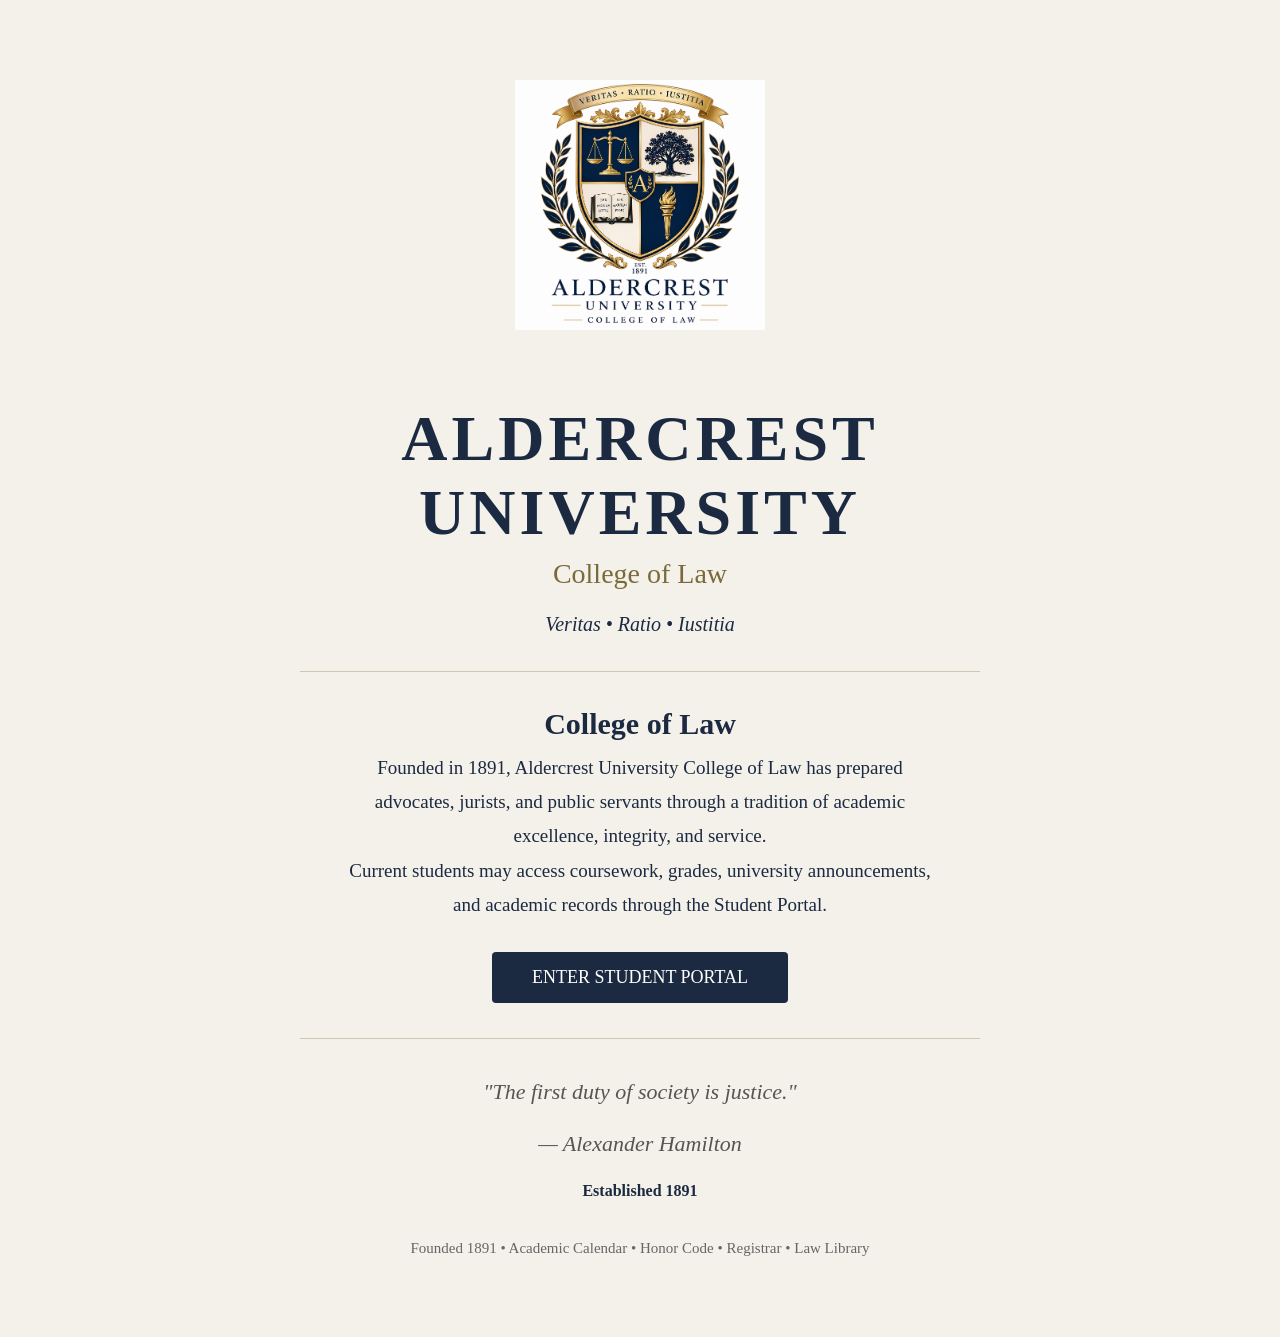
<file: index.html>
<!DOCTYPE html>
<html lang="en">
<head>
    <meta charset="UTF-8">
    <meta name="viewport" content="width=device-width, initial-scale=1.0">
    <title>Aldercrest University College of Law</title>
    <link rel="stylesheet" href="css/style.css">
</head>

<body>

<div class="container">

    <img src="images/crest.png" alt="Aldercrest University Crest" class="crest">

    <h1>ALDERCREST UNIVERSITY</h1>

    <h2>College of Law</h2>

    <p class="motto">
        Veritas • Ratio • Iustitia
    </p>

    <hr>

    <h3>College of Law</h3>

<p class="welcome">
    Founded in 1891, Aldercrest University College of Law has prepared
    advocates, jurists, and public servants through a tradition of
    academic excellence, integrity, and service.
</p>

<p class="welcome">
   Current students may access coursework, grades,
    university announcements, and academic records
    through the Student Portal.
</p>

<a href="login.html">
    <button>ENTER STUDENT PORTAL</button>
</a>

    <hr>

    <blockquote>
        "The first duty of society is justice."
         <br><br>
    — Alexander Hamilton
    </blockquote>

    <p class="founding">
        Established 1891
    </p>

    <footer>
    Founded 1891 • Academic Calendar • Honor Code • Registrar • Law Library
</footer>

</div>

</body>
</html>
</file>
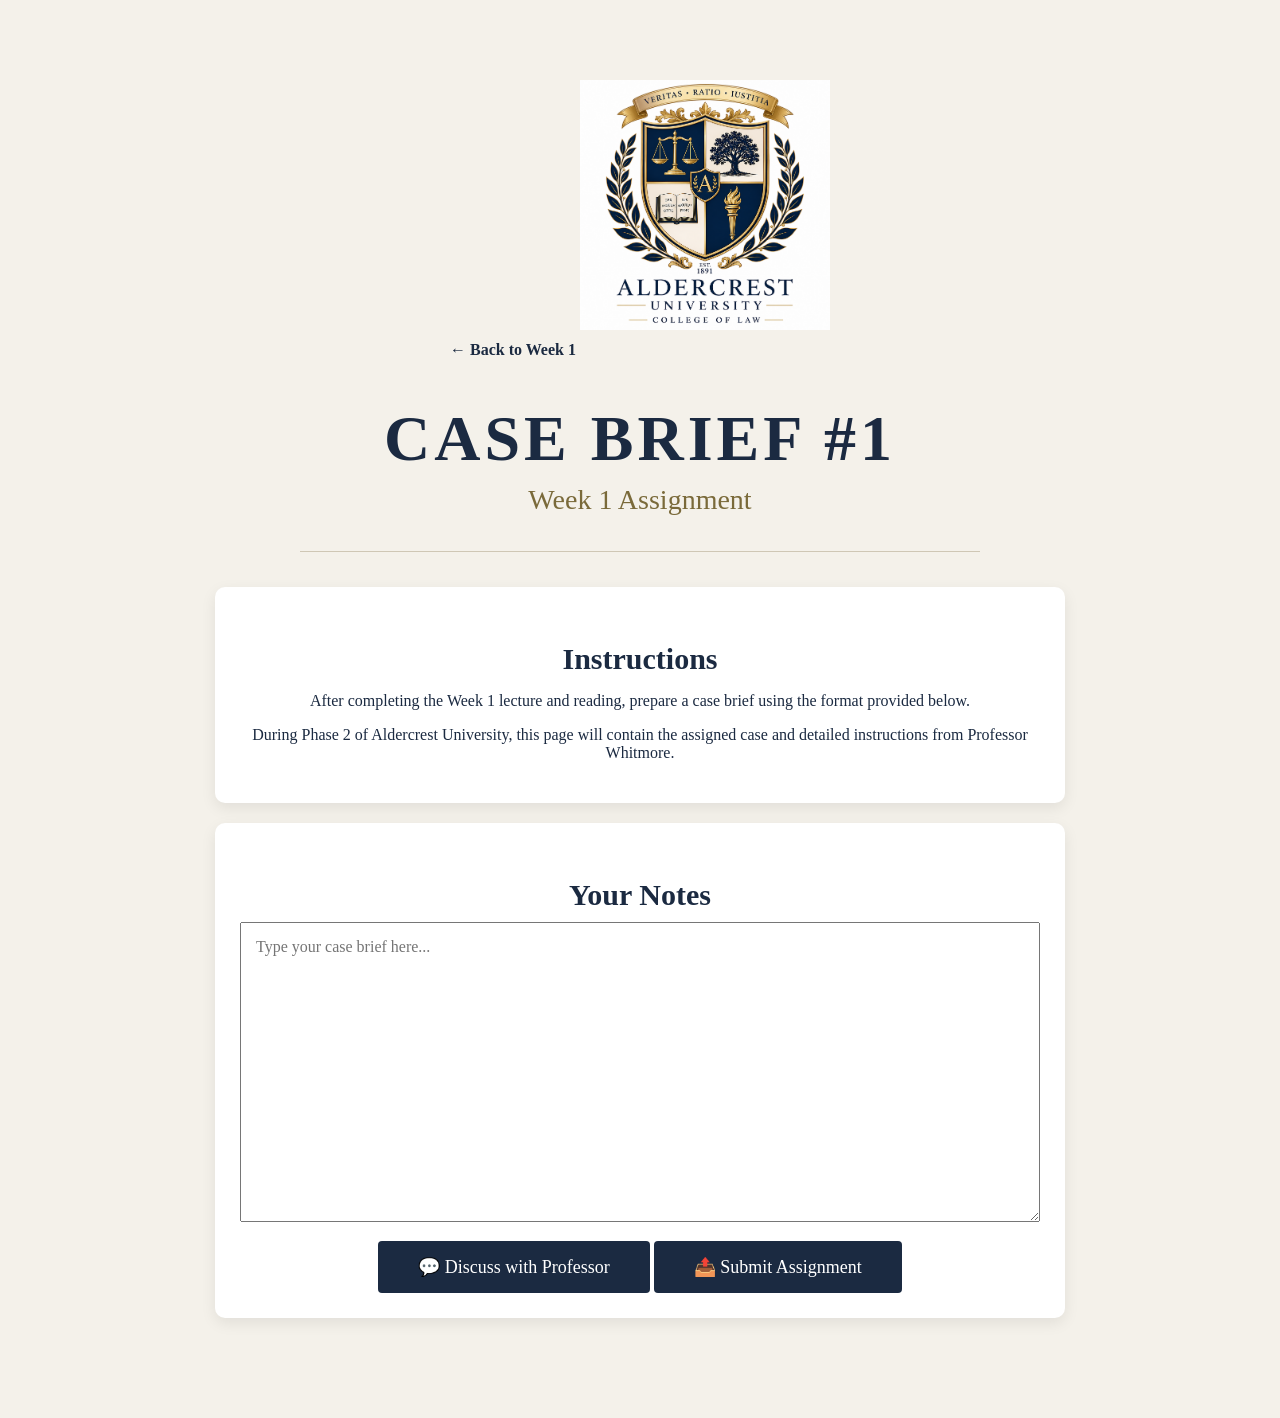
<file: civil-procedure-case-brief-1.html>
<!DOCTYPE html>
<html lang="en">
<head>

<meta charset="UTF-8">
<meta name="viewport" content="width=device-width, initial-scale=1.0">

<title>Case Brief #1 | Civil Procedure</title>

<link rel="stylesheet" href="css/style.css">

<style>

.section{
    background:white;
    padding:25px;
    margin-bottom:20px;
    border-radius:10px;
    box-shadow:0 5px 15px rgba(0,0,0,.08);
}

.back{
    text-decoration:none;
    color:#1b2a41;
    font-weight:bold;
}

textarea{
    width:100%;
    height:300px;
    padding:15px;
    font-family:Georgia, serif;
    font-size:16px;
    box-sizing:border-box;
}

button{
    margin-top:15px;
}

</style>

</head>

<body>

<div class="container">

<a href="civil-procedure-week1.html" class="back">
← Back to Week 1
</a>

<img src="images/crest.png" class="crest">

<h1>Case Brief #1</h1>

<h2>Week 1 Assignment</h2>

<hr>

<div class="section">

<h3>Instructions</h3>

<p>
After completing the Week 1 lecture and reading, prepare a case brief using the format provided below.
</p>

<p>
During Phase 2 of Aldercrest University, this page will contain the assigned case and detailed instructions from Professor Whitmore.
</p>

</div>

<div class="section">

<h3>Your Notes</h3>

<textarea placeholder="Type your case brief here..."></textarea>

<br>

<button>💬 Discuss with Professor</button>

<button>📤 Submit Assignment</button>

</div>

</div>

</body>
</html>
</file>
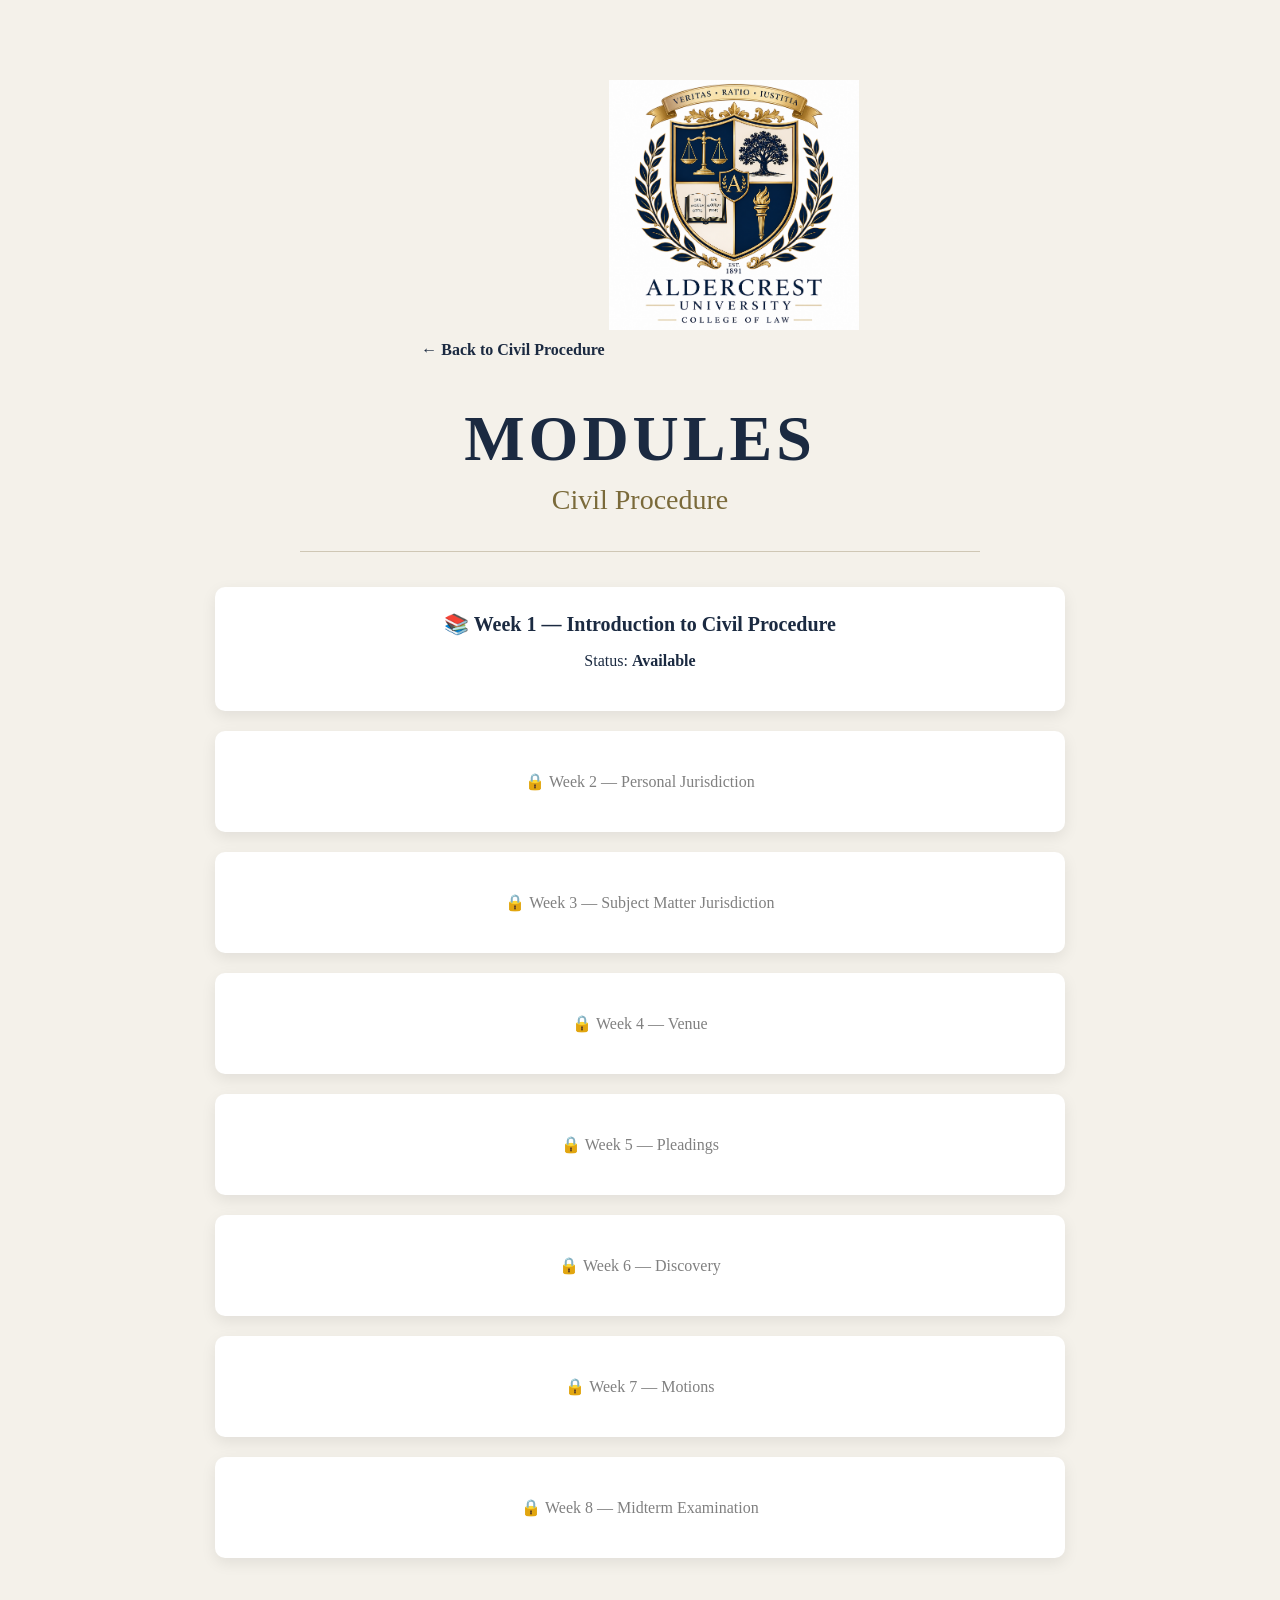
<file: civil-procedure-modules.html>
<!DOCTYPE html>
<html lang="en">
<head>

<meta charset="UTF-8">
<meta name="viewport" content="width=device-width, initial-scale=1.0">

<title>Civil Procedure Modules</title>

<link rel="stylesheet" href="css/style.css">

<style>

.module{
    background:white;
    padding:25px;
    margin-bottom:20px;
    border-radius:10px;
    box-shadow:0 5px 15px rgba(0,0,0,.08);
}

.module a{
    text-decoration:none;
    color:#1b2a41;
    font-weight:bold;
    font-size:20px;
}

.locked{
    color:gray;
}

.back{
    text-decoration:none;
    color:#1b2a41;
    font-weight:bold;
}

</style>

</head>

<body>

<div class="container">

<a href="civil-procedure.html" class="back">← Back to Civil Procedure</a>

<img src="images/crest.png" class="crest">

<h1>Modules</h1>

<h2>Civil Procedure</h2>

<hr>

<div class="module">

<a href="civil-procedure-week1.html">📚 Week 1 — Introduction to Civil Procedure</a>

<p>
Status: <strong>Available</strong>
</p>

</div>

<div class="module">

<p class="locked">🔒 Week 2 — Personal Jurisdiction</p>

</div>

<div class="module">

<p class="locked">🔒 Week 3 — Subject Matter Jurisdiction</p>

</div>

<div class="module">

<p class="locked">🔒 Week 4 — Venue</p>

</div>

<div class="module">

<p class="locked">🔒 Week 5 — Pleadings</p>

</div>

<div class="module">

<p class="locked">🔒 Week 6 — Discovery</p>

</div>

<div class="module">

<p class="locked">🔒 Week 7 — Motions</p>

</div>

<div class="module">

<p class="locked">🔒 Week 8 — Midterm Examination</p>

</div>

</div>

</body>
</html>
</file>
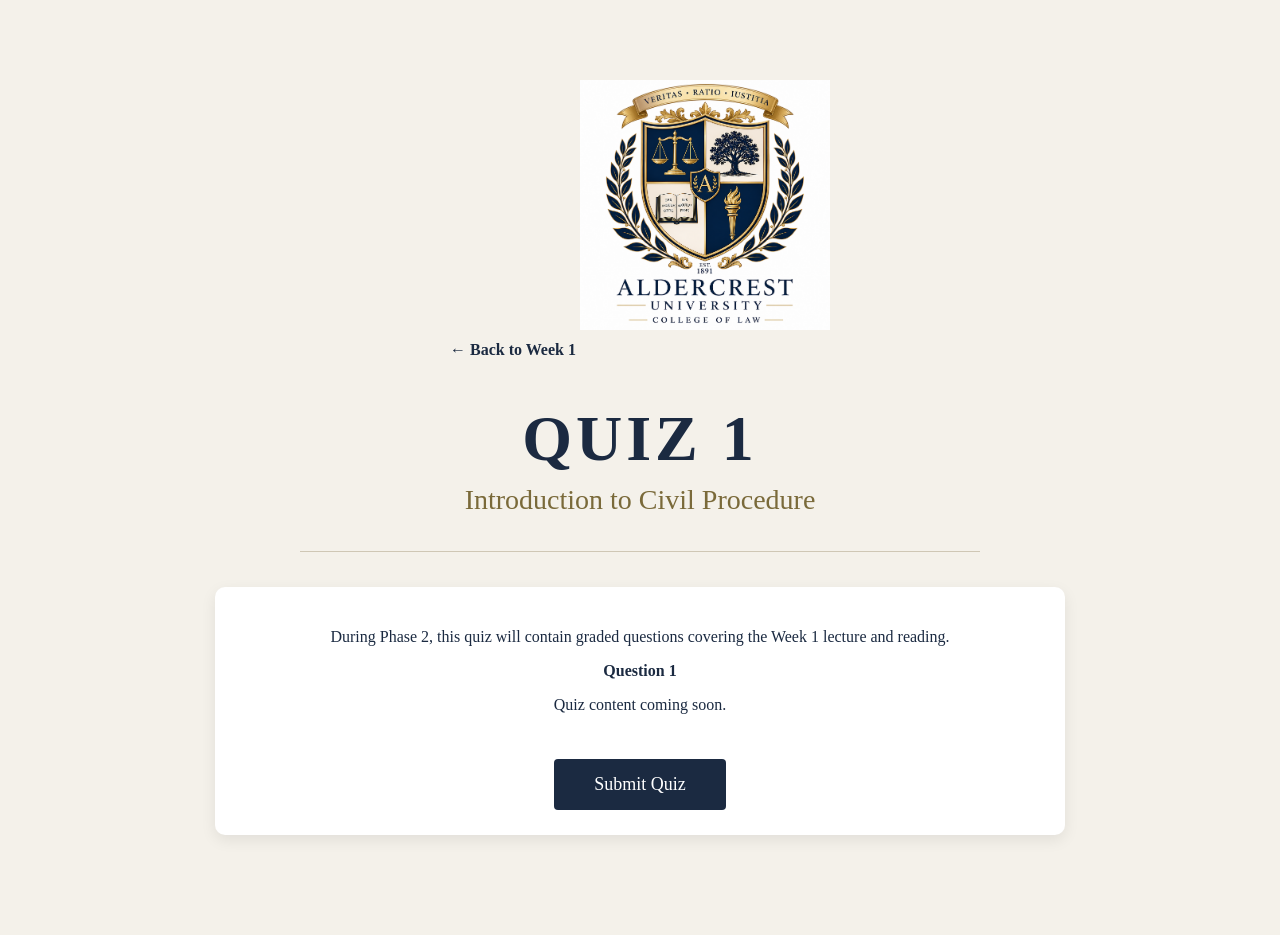
<file: civil-procedure-quiz-1.html>
<!DOCTYPE html>
<html lang="en">
<head>

<meta charset="UTF-8">
<meta name="viewport" content="width=device-width, initial-scale=1.0">

<title>Quiz 1 | Civil Procedure</title>

<link rel="stylesheet" href="css/style.css">

<style>

.section{
    background:white;
    padding:25px;
    margin-bottom:20px;
    border-radius:10px;
    box-shadow:0 5px 15px rgba(0,0,0,.08);
}

.back{
    text-decoration:none;
    color:#1b2a41;
    font-weight:bold;
}

.question{
    margin-bottom:25px;
}

button{
    margin-top:20px;
}

</style>

</head>

<body>

<div class="container">

<a href="civil-procedure-week1.html" class="back">
← Back to Week 1
</a>

<img src="images/crest.png" class="crest">

<h1>Quiz 1</h1>

<h2>Introduction to Civil Procedure</h2>

<hr>

<div class="section">

<p>
During Phase 2, this quiz will contain graded questions covering the Week 1 lecture and reading.
</p>

<div class="question">

<strong>Question 1</strong>

<p>Quiz content coming soon.</p>

</div>

<button>Submit Quiz</button>

</div>

</div>

</body>
</html>
</file>
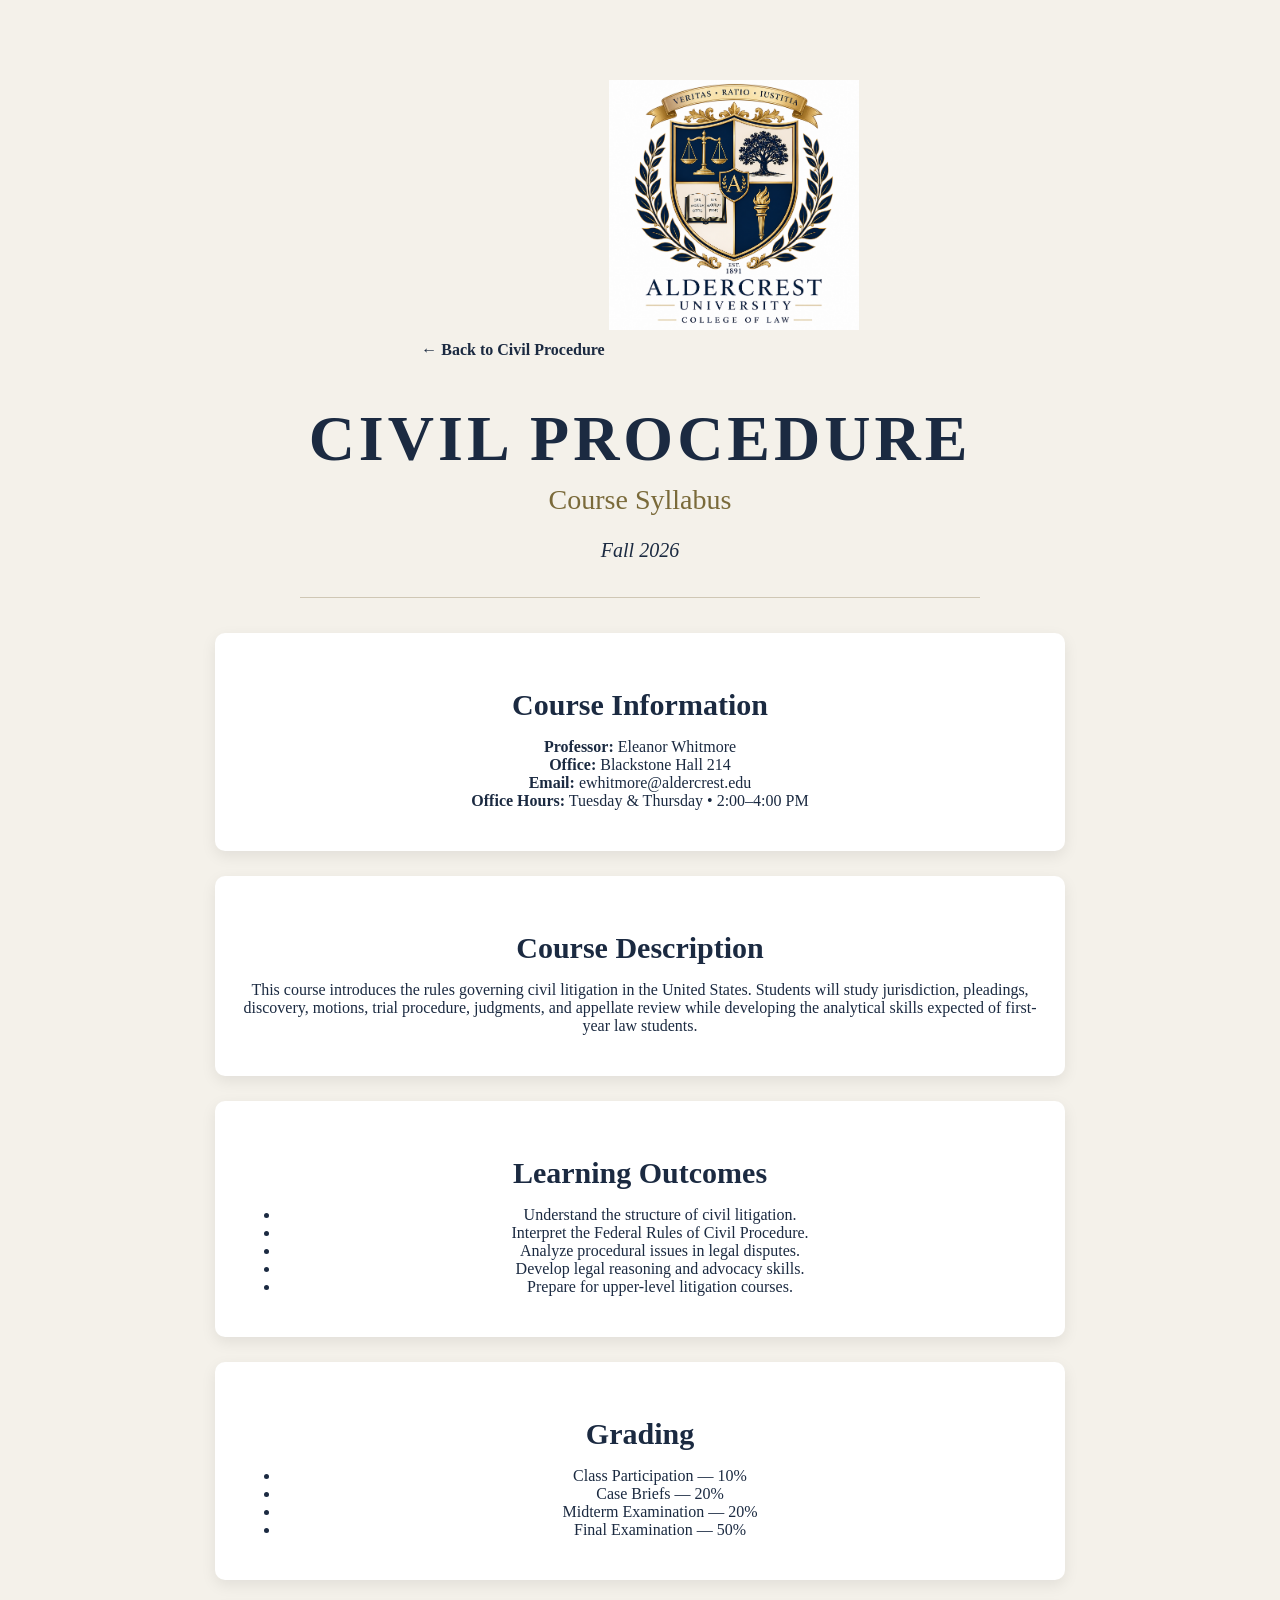
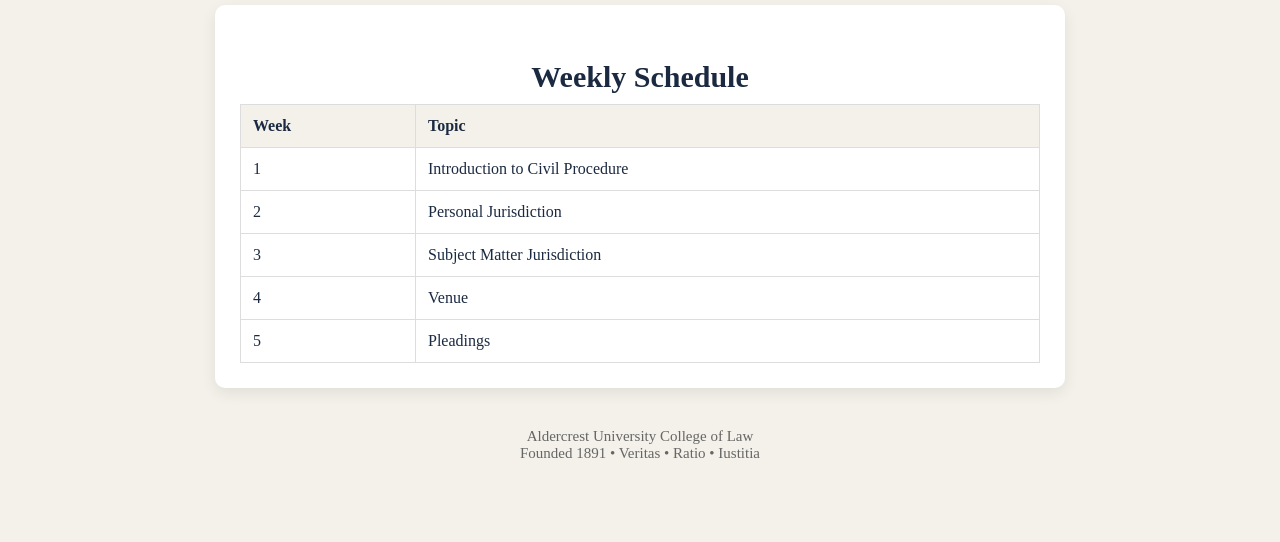
<file: civil-procedure-syllabus.html>
<!DOCTYPE html>
<html lang="en">
<head>

<meta charset="UTF-8">
<meta name="viewport" content="width=device-width, initial-scale=1.0">

<title>Civil Procedure Syllabus</title>

<link rel="stylesheet" href="css/style.css">

<style>

.section{
    background:white;
    padding:25px;
    margin-bottom:25px;
    border-radius:10px;
    box-shadow:0 5px 15px rgba(0,0,0,.08);
}

.back{
    text-decoration:none;
    color:#1b2a41;
    font-weight:bold;
}

table{
    width:100%;
    border-collapse:collapse;
}

th, td{
    border:1px solid #ddd;
    padding:12px;
    text-align:left;
}

th{
    background:#f4f1ea;
}

</style>

</head>

<body>

<div class="container">

<a href="civil-procedure.html" class="back">← Back to Civil Procedure</a>

<img src="images/crest.png" class="crest">

<h1>Civil Procedure</h1>

<h2>Course Syllabus</h2>

<p class="motto">
Fall 2026
</p>

<hr>

<div class="section">

<h3>Course Information</h3>

<p>

<strong>Professor:</strong> Eleanor Whitmore<br>

<strong>Office:</strong> Blackstone Hall 214<br>

<strong>Email:</strong> ewhitmore@aldercrest.edu<br>

<strong>Office Hours:</strong> Tuesday & Thursday • 2:00–4:00 PM

</p>

</div>

<div class="section">

<h3>Course Description</h3>

<p>

This course introduces the rules governing civil litigation in the United States. Students will study jurisdiction, pleadings, discovery, motions, trial procedure, judgments, and appellate review while developing the analytical skills expected of first-year law students.

</p>

</div>

<div class="section">

<h3>Learning Outcomes</h3>

<ul>

<li>Understand the structure of civil litigation.</li>

<li>Interpret the Federal Rules of Civil Procedure.</li>

<li>Analyze procedural issues in legal disputes.</li>

<li>Develop legal reasoning and advocacy skills.</li>

<li>Prepare for upper-level litigation courses.</li>

</ul>

</div>

<div class="section">

<h3>Grading</h3>

<ul>

<li>Class Participation — 10%</li>

<li>Case Briefs — 20%</li>

<li>Midterm Examination — 20%</li>

<li>Final Examination — 50%</li>

</ul>

</div>

<div class="section">

<h3>Weekly Schedule</h3>

<table>

<tr>
<th>Week</th>
<th>Topic</th>
</tr>

<tr>
<td>1</td>
<td>Introduction to Civil Procedure</td>
</tr>

<tr>
<td>2</td>
<td>Personal Jurisdiction</td>
</tr>

<tr>
<td>3</td>
<td>Subject Matter Jurisdiction</td>
</tr>

<tr>
<td>4</td>
<td>Venue</td>
</tr>

<tr>
<td>5</td>
<td>Pleadings</td>
</tr>

</table>

</div>

<footer>

Aldercrest University College of Law

<br>

Founded 1891 • Veritas • Ratio • Iustitia

</footer>

</div>

</body>
</html>
</file>
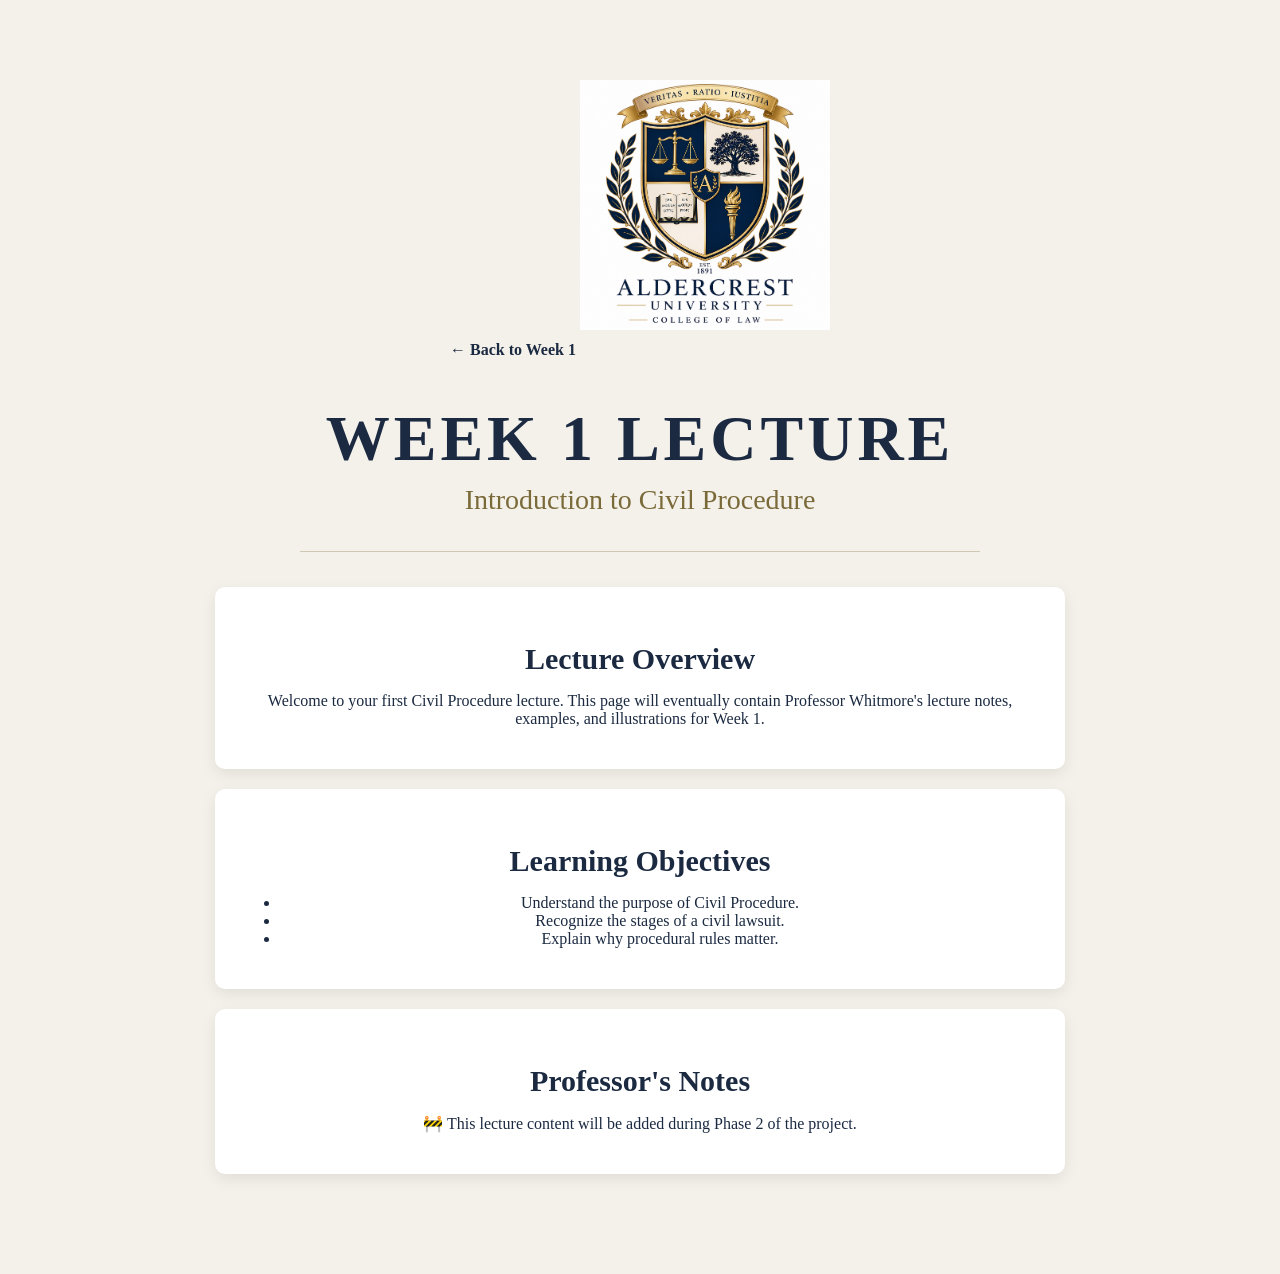
<file: civil-procedure-week1-lecture.html>
<!DOCTYPE html>
<html lang="en">
<head>

<meta charset="UTF-8">
<meta name="viewport" content="width=device-width, initial-scale=1.0">

<title>Week 1 Lecture | Civil Procedure</title>

<link rel="stylesheet" href="css/style.css">

<style>

.section{
    background:white;
    padding:25px;
    margin-bottom:20px;
    border-radius:10px;
    box-shadow:0 5px 15px rgba(0,0,0,.08);
}

.back{
    text-decoration:none;
    color:#1b2a41;
    font-weight:bold;
}

</style>

</head>

<body>

<div class="container">

<a href="civil-procedure-week1.html" class="back">
← Back to Week 1
</a>

<img src="images/crest.png" class="crest">

<h1>Week 1 Lecture</h1>

<h2>Introduction to Civil Procedure</h2>

<hr>

<div class="section">

<h3>Lecture Overview</h3>

<p>
Welcome to your first Civil Procedure lecture.
This page will eventually contain Professor Whitmore's lecture notes, examples, and illustrations for Week 1.
</p>

</div>

<div class="section">

<h3>Learning Objectives</h3>

<ul>
<li>Understand the purpose of Civil Procedure.</li>
<li>Recognize the stages of a civil lawsuit.</li>
<li>Explain why procedural rules matter.</li>
</ul>

</div>

<div class="section">

<h3>Professor's Notes</h3>

<p>
🚧 This lecture content will be added during Phase 2 of the project.
</p>

</div>

</div>

</body>
</html>
</file>
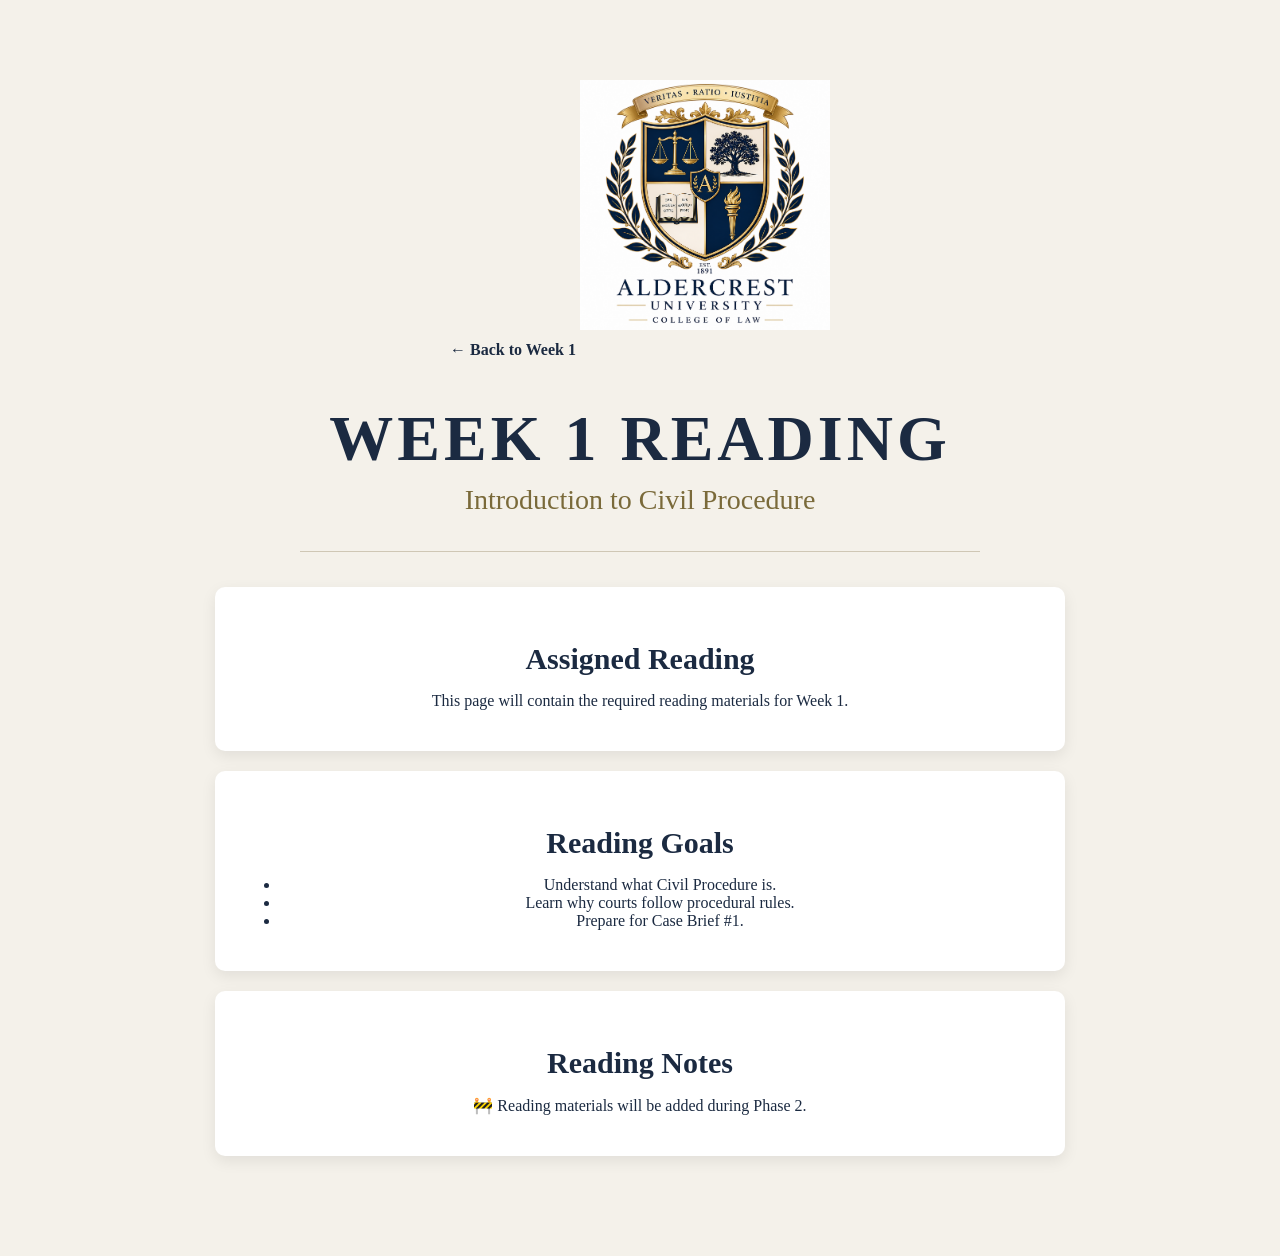
<file: civil-procedure-week1-reading.html>
<!DOCTYPE html>
<html lang="en">
<head>

<meta charset="UTF-8">
<meta name="viewport" content="width=device-width, initial-scale=1.0">

<title>Week 1 Reading | Civil Procedure</title>

<link rel="stylesheet" href="css/style.css">

<style>

.section{
    background:white;
    padding:25px;
    margin-bottom:20px;
    border-radius:10px;
    box-shadow:0 5px 15px rgba(0,0,0,.08);
}

.back{
    text-decoration:none;
    color:#1b2a41;
    font-weight:bold;
}

</style>

</head>

<body>

<div class="container">

<a href="civil-procedure-week1.html" class="back">
← Back to Week 1
</a>

<img src="images/crest.png" class="crest">

<h1>Week 1 Reading</h1>

<h2>Introduction to Civil Procedure</h2>

<hr>

<div class="section">

<h3>Assigned Reading</h3>

<p>
This page will contain the required reading materials for Week 1.
</p>

</div>

<div class="section">

<h3>Reading Goals</h3>

<ul>

<li>Understand what Civil Procedure is.</li>

<li>Learn why courts follow procedural rules.</li>

<li>Prepare for Case Brief #1.</li>

</ul>

</div>

<div class="section">

<h3>Reading Notes</h3>

<p>
🚧 Reading materials will be added during Phase 2.
</p>

</div>

</div>

</body>
</html>
</file>
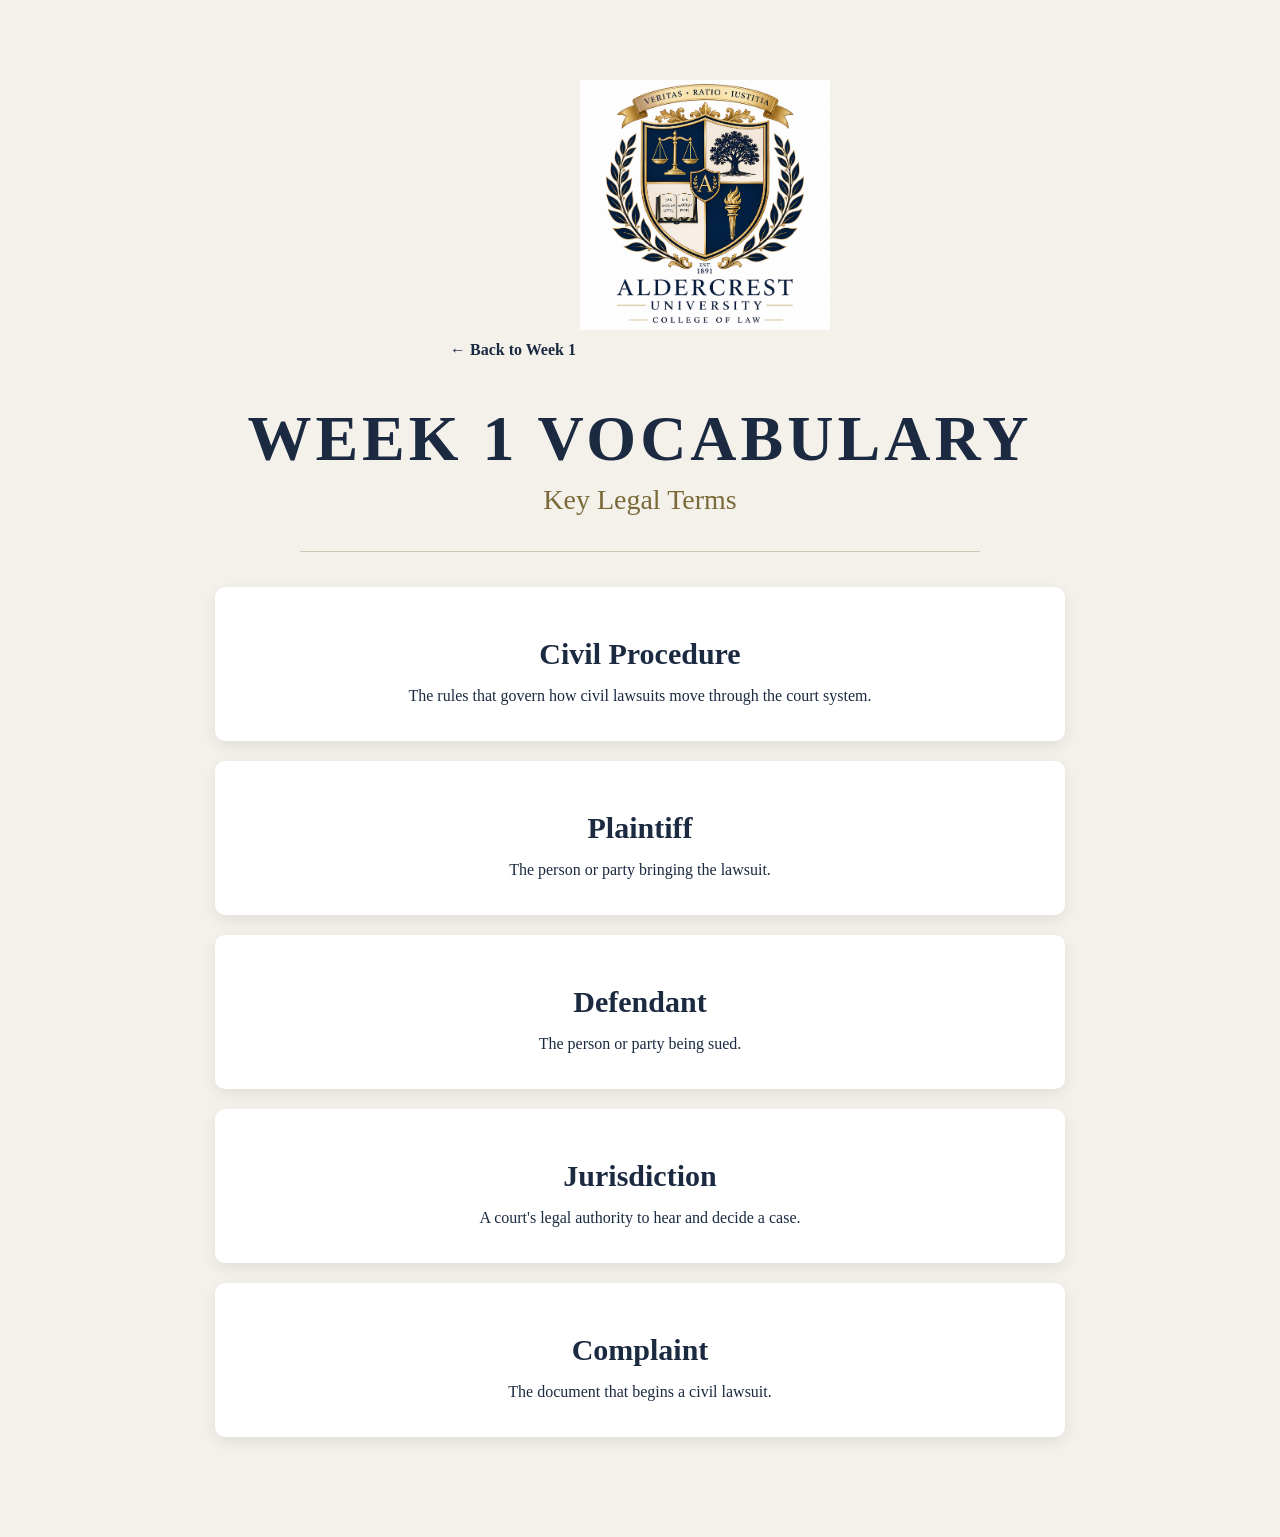
<file: civil-procedure-week1-vocabulary.html>
<!DOCTYPE html>
<html lang="en">
<head>

<meta charset="UTF-8">
<meta name="viewport" content="width=device-width, initial-scale=1.0">

<title>Week 1 Vocabulary | Civil Procedure</title>

<link rel="stylesheet" href="css/style.css">

<style>

.term{
    background:white;
    padding:20px;
    margin-bottom:20px;
    border-radius:10px;
    box-shadow:0 5px 15px rgba(0,0,0,.08);
}

.back{
    text-decoration:none;
    color:#1b2a41;
    font-weight:bold;
}

</style>

</head>

<body>

<div class="container">

<a href="civil-procedure-week1.html" class="back">
← Back to Week 1
</a>

<img src="images/crest.png" class="crest">

<h1>Week 1 Vocabulary</h1>

<h2>Key Legal Terms</h2>

<hr>

<div class="term">

<h3>Civil Procedure</h3>

<p>
The rules that govern how civil lawsuits move through the court system.
</p>

</div>

<div class="term">

<h3>Plaintiff</h3>

<p>
The person or party bringing the lawsuit.
</p>

</div>

<div class="term">

<h3>Defendant</h3>

<p>
The person or party being sued.
</p>

</div>

<div class="term">

<h3>Jurisdiction</h3>

<p>
A court's legal authority to hear and decide a case.
</p>

</div>

<div class="term">

<h3>Complaint</h3>

<p>
The document that begins a civil lawsuit.
</p>

</div>

</div>

</body>
</html>
</file>
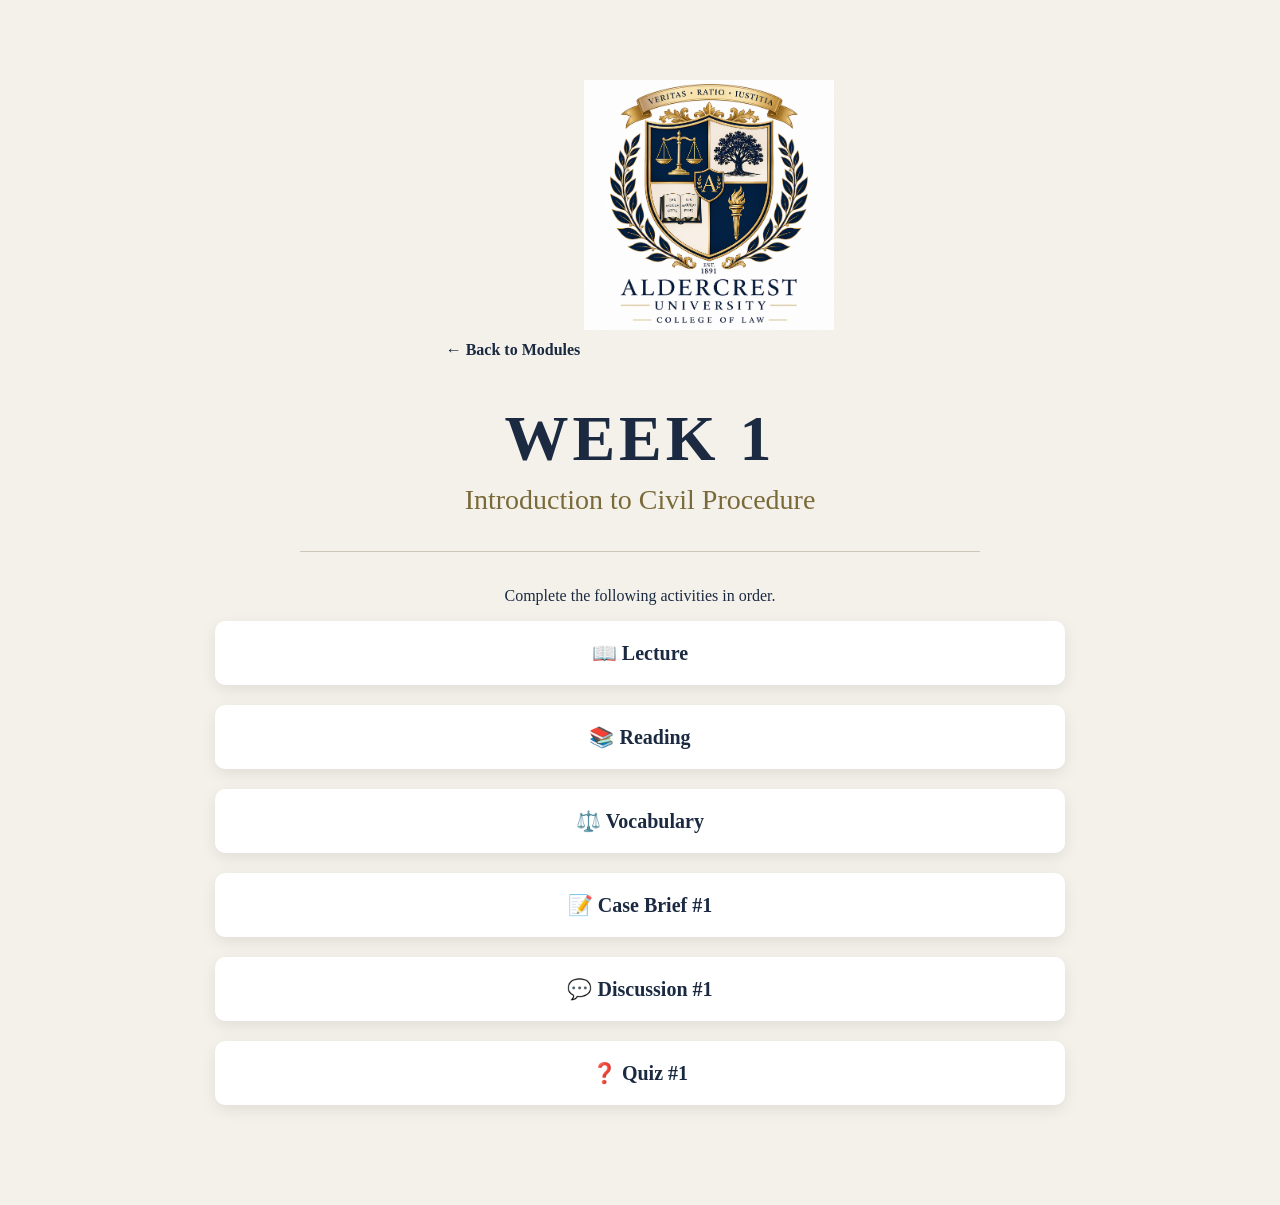
<file: civil-procedure-week1.html>
<!DOCTYPE html>
<html lang="en">
<head>

<meta charset="UTF-8">
<meta name="viewport" content="width=device-width, initial-scale=1.0">

<title>Week 1 | Civil Procedure</title>

<link rel="stylesheet" href="css/style.css">

<style>

.lesson-card{
    background:white;
    padding:20px;
    margin-bottom:20px;
    border-radius:10px;
    box-shadow:0 5px 15px rgba(0,0,0,.08);
}

.lesson-card a{
    text-decoration:none;
    color:#1b2a41;
    font-weight:bold;
    font-size:20px;
}

.back{
    text-decoration:none;
    color:#1b2a41;
    font-weight:bold;
}

</style>

</head>

<body>

<div class="container">

<a href="civil-procedure-modules.html" class="back">
← Back to Modules
</a>

<img src="images/crest.png" class="crest">

<h1>Week 1</h1>

<h2>Introduction to Civil Procedure</h2>

<hr>

<p>
Complete the following activities in order.
</p>

<div class="lesson-card">
<a href="civil-procedure-week1-lecture.html">
📖 Lecture
</a>
</div>

<div class="lesson-card">
<a href="civil-procedure-week1-reading.html">
📚 Reading
</a>
</div>

<div class="lesson-card">
<a href="civil-procedure-week1-vocabulary.html">
⚖️ Vocabulary
</a>
</div>

<div class="lesson-card">
<a href="civil-procedure-case-brief-1.html">
📝 Case Brief #1
</a>
</div>

<div class="lesson-card">
<a href="civil-procedure-discussions.html">
💬 Discussion #1
</a>
</div>

<div class="lesson-card">
<a href="civil-procedure-quiz-1.html">
❓ Quiz #1
</a>
</div>

</div>

</body>
</html>
</file>
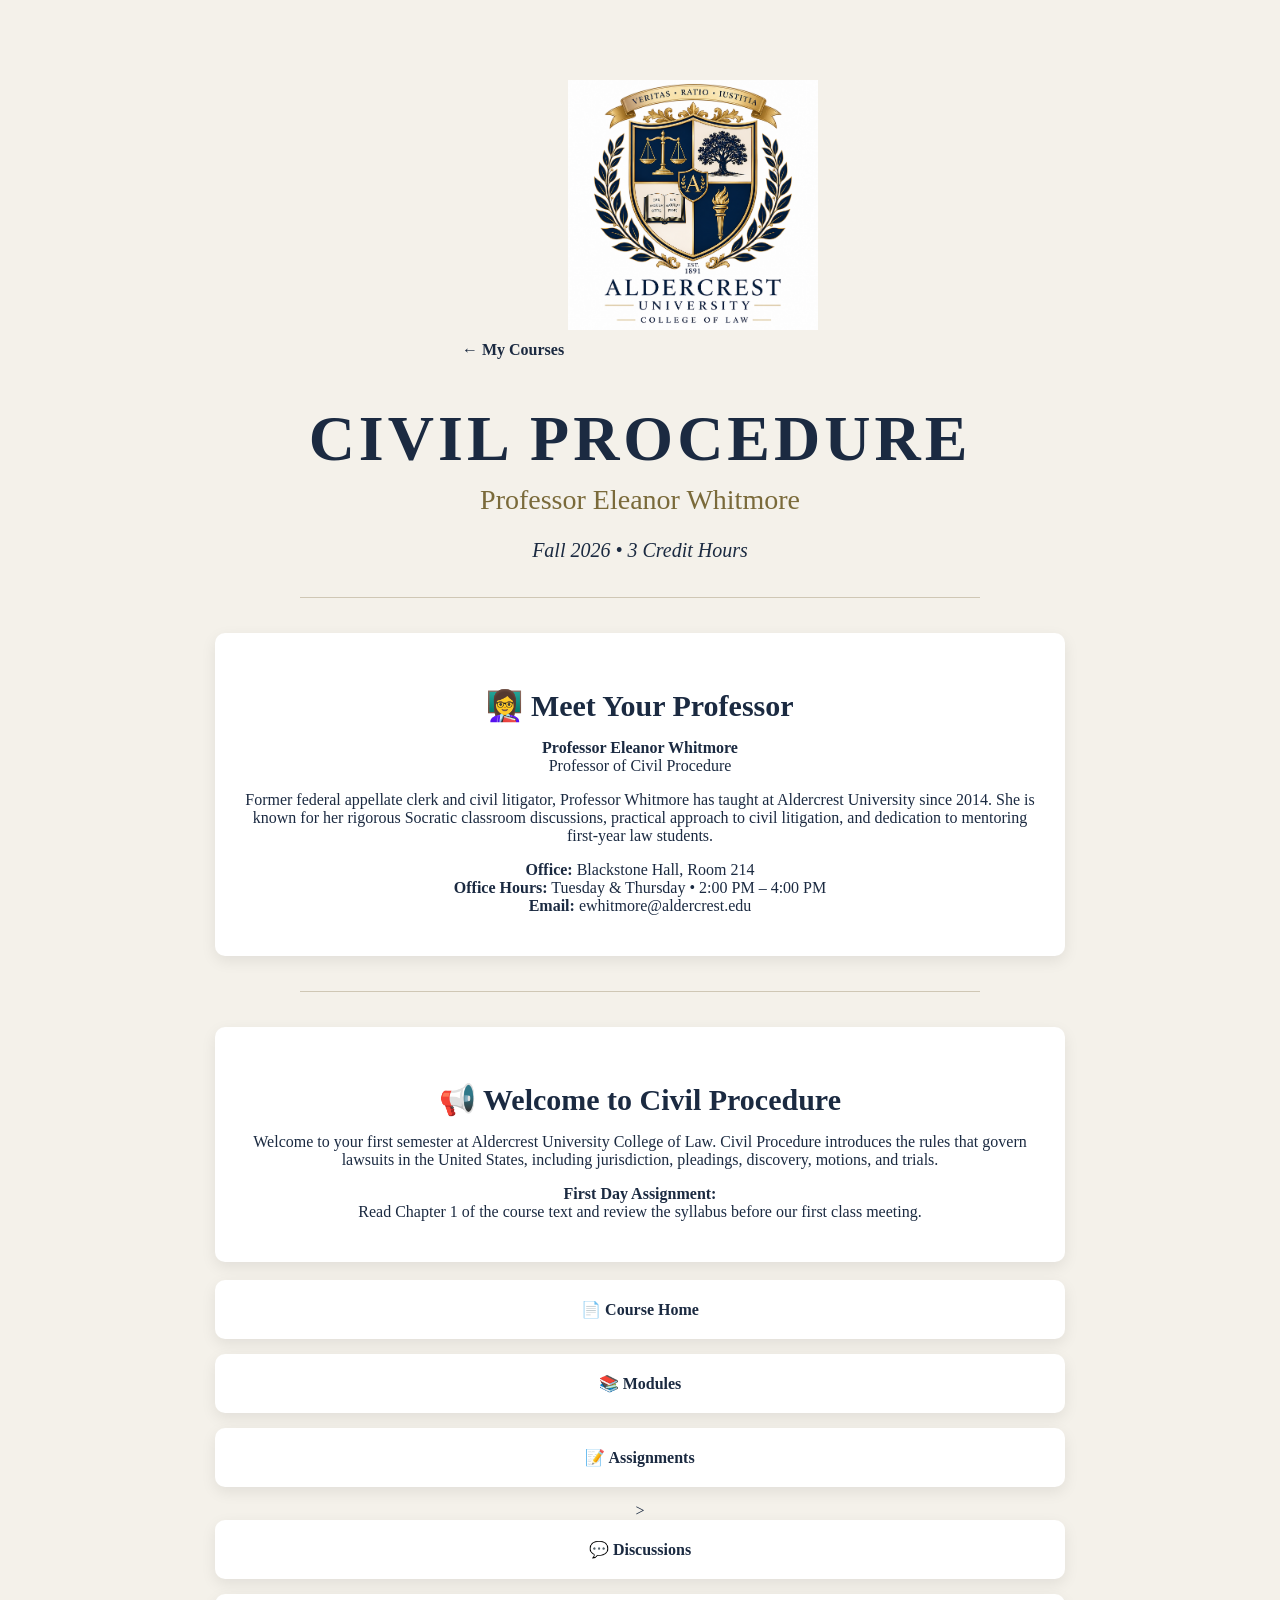
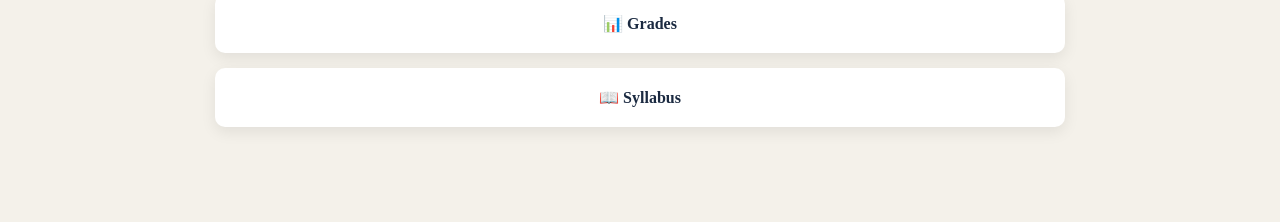
<file: civil-procedure.html>
<!DOCTYPE html>
<html lang="en">
<head>
<meta charset="UTF-8">
<meta name="viewport" content="width=device-width, initial-scale=1.0">

<title>Civil Procedure | Aldercrest University</title>

<link rel="stylesheet" href="css/style.css">

<style>

.nav-card{
    background:white;
    padding:20px;
    margin-bottom:15px;
    border-radius:10px;
    box-shadow:0 5px 15px rgba(0,0,0,.08);
}

.nav-card a{
    text-decoration:none;
    color:#1b2a41;
    font-weight:bold;
}

.announcement{
    background:white;
    padding:25px;
    border-radius:10px;
    margin-top:25px;
    box-shadow:0 5px 15px rgba(0,0,0,.08);
}

.back{
    text-decoration:none;
    color:#1b2a41;
    font-weight:bold;
}

</style>

</head>

<body>

<div class="container">

<a href="courses.html" class="back">← My Courses</a>

<img src="images/crest.png" class="crest">

<h1>Civil Procedure</h1>

<h2>Professor Eleanor Whitmore</h2>

<p class="motto">
Fall 2026 • 3 Credit Hours
</p>

<hr>

<div class="announcement">

<h3>👩‍🏫 Meet Your Professor</h3>

<p>
<strong>Professor Eleanor Whitmore</strong><br>
Professor of Civil Procedure
</p>

<p>
Former federal appellate clerk and civil litigator, Professor Whitmore has
taught at Aldercrest University since 2014. She is known for her rigorous
Socratic classroom discussions, practical approach to civil litigation, and
dedication to mentoring first-year law students.
</p>

<p>
<strong>Office:</strong> Blackstone Hall, Room 214<br>
<strong>Office Hours:</strong> Tuesday & Thursday • 2:00 PM – 4:00 PM<br>
<strong>Email:</strong> ewhitmore@aldercrest.edu
</p>

</div>

<hr>

<div class="announcement">

<h3>📢 Welcome to Civil Procedure</h3>

<p>
Welcome to your first semester at Aldercrest University College of Law.
Civil Procedure introduces the rules that govern lawsuits in the United States,
including jurisdiction, pleadings, discovery, motions, and trials.
</p>

<p>
<strong>First Day Assignment:</strong><br>
Read Chapter 1 of the course text and review the syllabus before our first class meeting.
</p>

</div>

<br>

<div class="nav-card">
<a href="#">📄 Course Home</a>
</div>

<div class="nav-card">
<a href="civil-procedure-modules.html">📚 Modules</a>
</div>

<div class="nav-card">
<a href="civil-procedure-assignments.html">📝 Assignments</a>
</div>>

<div class="nav-card">
<a href="civil-procedure-discussions.html">💬 Discussions</a>
</div>

<div class="nav-card">
<a href="civil-procedure-grades.html">📊 Grades</a>
</div>

<div class="nav-card">
<a href="civil-procedure-syllabus.html">📖 Syllabus</a>
</div>

</div>

</body>
</html>
</file>
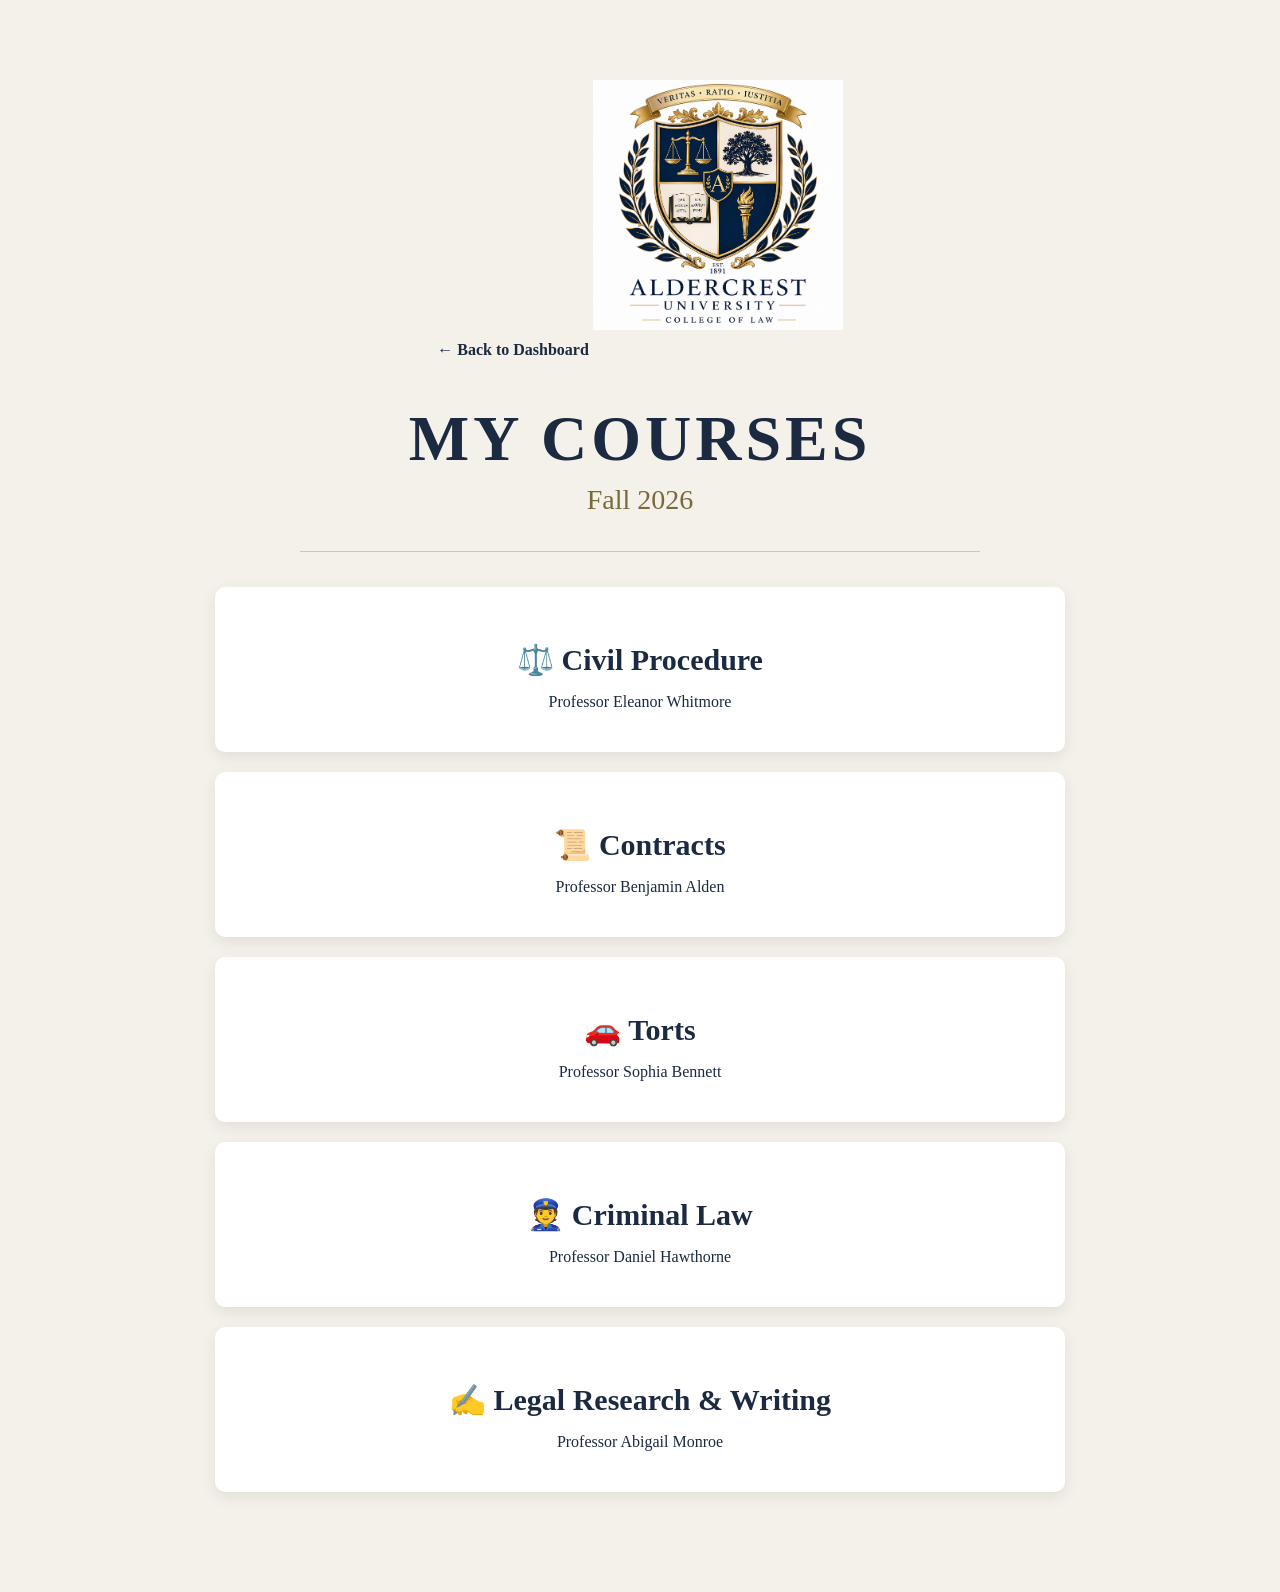
<file: courses.html>
<!DOCTYPE html>
<html lang="en">
<head>
<meta charset="UTF-8">
<meta name="viewport" content="width=device-width, initial-scale=1.0">

<title>My Courses | Aldercrest University</title>

<link rel="stylesheet" href="css/style.css">

<style>

.course-card{
    background:white;
    padding:25px;
    border-radius:10px;
    box-shadow:0 5px 15px rgba(0,0,0,.08);
    margin-bottom:20px;
    text-decoration:none;
    color:#1b2a41;
    display:block;
    transition:.2s;
}

.course-card:hover{
    transform:translateY(-4px);
}

.back{
    text-decoration:none;
    color:#1b2a41;
    font-weight:bold;
}

</style>

</head>

<body>

<div class="container">

<a href="dashboard.html" class="back">← Back to Dashboard</a>

<img src="images/crest.png" class="crest">

<h1>MY COURSES</h1>

<h2>Fall 2026</h2>

<hr>

<a href="civil-procedure.html" class="course-card">

<h3>⚖️ Civil Procedure</h3>

<p>
Professor Eleanor Whitmore
</p>

</a>

<a href="#" class="course-card">

<h3>📜 Contracts</h3>

<p>
Professor Benjamin Alden
</p>

</a>

<a href="#" class="course-card">

<h3>🚗 Torts</h3>

<p>
Professor Sophia Bennett
</p>

</a>

<a href="#" class="course-card">

<h3>👮 Criminal Law</h3>

<p>
Professor Daniel Hawthorne
</p>

</a>

<a href="#" class="course-card">

<h3>✍️ Legal Research & Writing</h3>

<p>
Professor Abigail Monroe
</p>

</a>

</div>

</body>
</html>
</file>
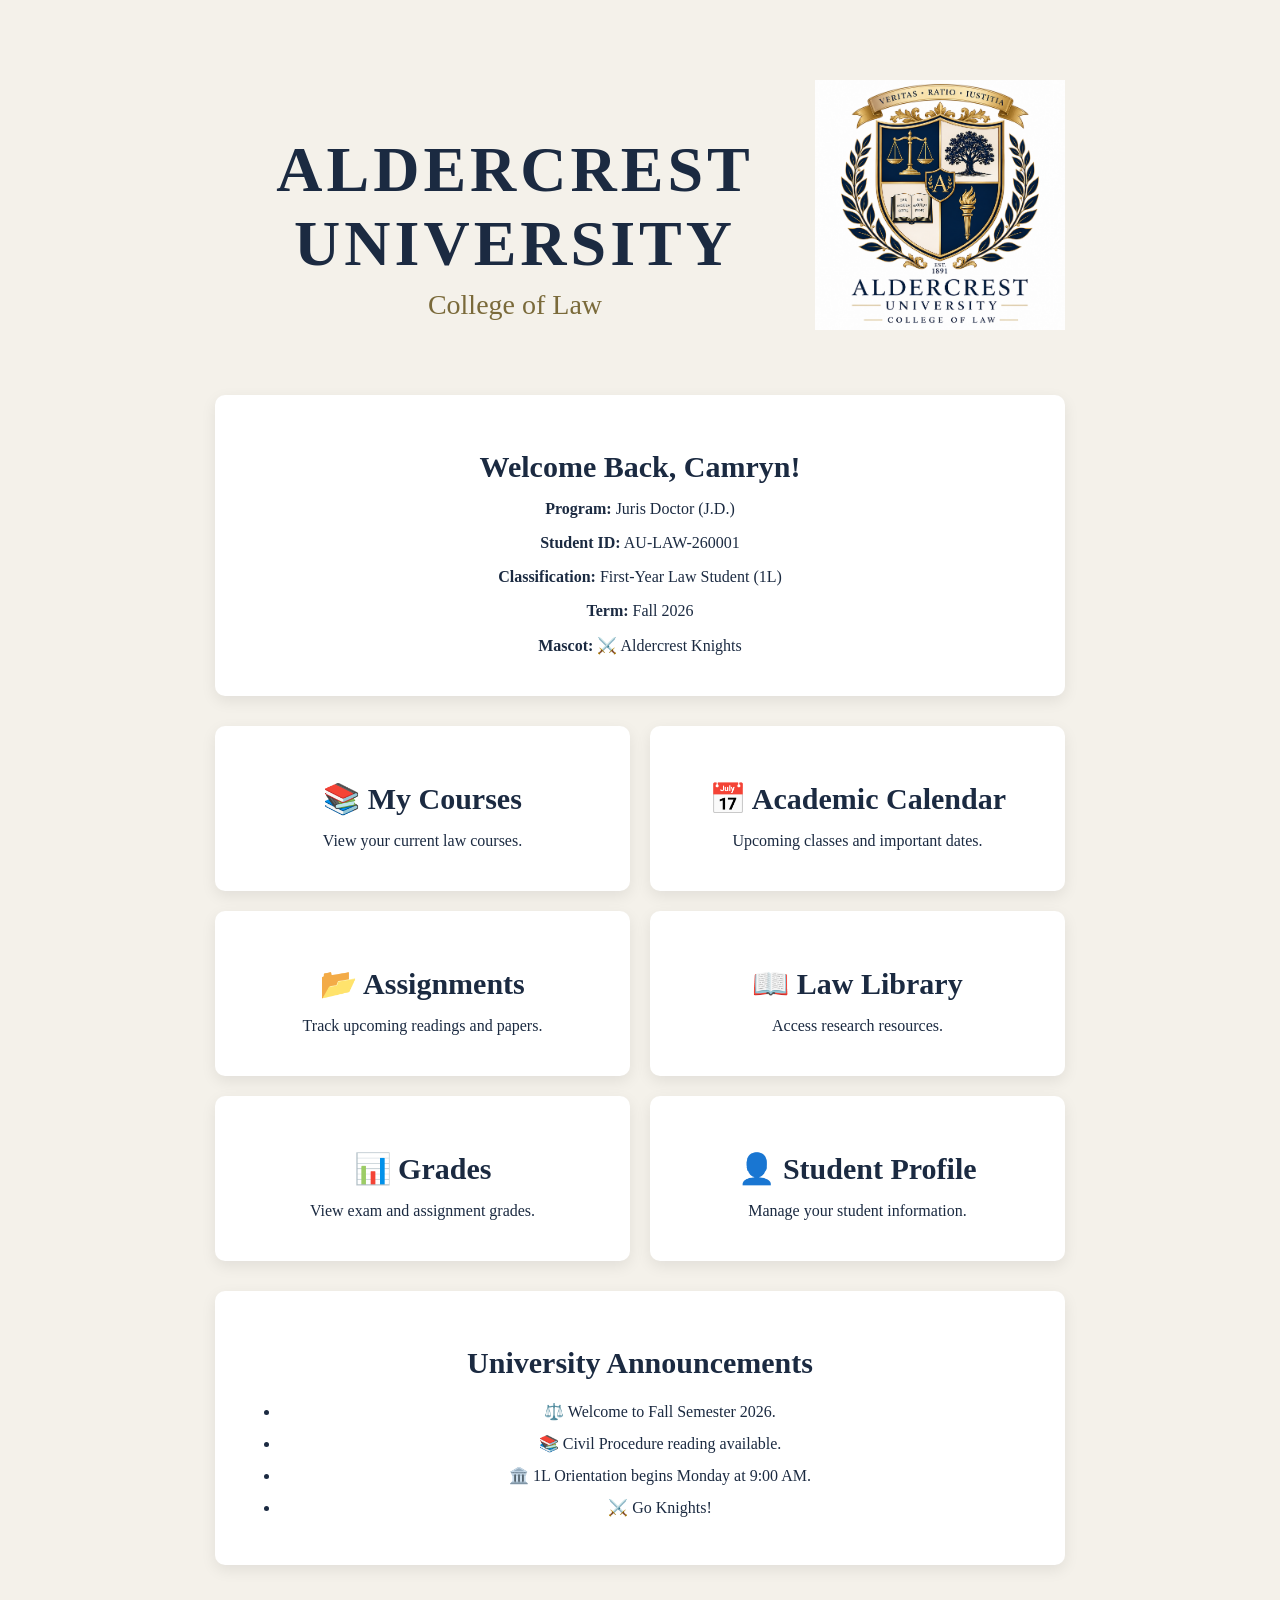
<file: dashboard.html>
<!DOCTYPE html>
<html lang="en">
<head>
    <meta charset="UTF-8">
    <meta name="viewport" content="width=device-width, initial-scale=1.0">
    <title>Dashboard | Aldercrest University</title>

    <link rel="stylesheet" href="css/style.css">

    <style>

        .top-bar{
            display:flex;
            justify-content:space-between;
            align-items:center;
            margin-bottom:40px;
        }

        .student-card{
            background:white;
            padding:25px;
            border-radius:10px;
            box-shadow:0 5px 15px rgba(0,0,0,.08);
            margin-bottom:30px;
        }

        .grid{
            display:grid;
            grid-template-columns:repeat(2,1fr);
            gap:20px;
        }

        .tile{
            background:white;
            padding:25px;
            border-radius:10px;
            box-shadow:0 5px 15px rgba(0,0,0,.08);
            text-decoration:none;
            color:#1b2a41;
            transition:.2s;
        }

        .tile:hover{
            transform:translateY(-4px);
        }

        .announcements{
            background:white;
            padding:25px;
            border-radius:10px;
            box-shadow:0 5px 15px rgba(0,0,0,.08);
            margin-top:30px;
        }

        ul{
            line-height:2;
        }

    </style>

</head>

<body>

<div class="container">

<div class="top-bar">

<div>

<h1>ALDERCREST UNIVERSITY</h1>

<h2>College of Law</h2>

</div>

<img src="images/crest.png" class="crest" alt="Crest">

</div>

<div class="student-card">

<h3>Welcome Back, Camryn!</h3>

<p><strong>Program:</strong> Juris Doctor (J.D.)</p>

<p><strong>Student ID:</strong> AU-LAW-260001</p>

<p><strong>Classification:</strong> First-Year Law Student (1L)</p>

<p><strong>Term:</strong> Fall 2026</p>

<p><strong>Mascot:</strong> ⚔️ Aldercrest Knights</p>

</div>

<div class="grid">

<a class="tile" href="courses.html">
<h3>📚 My Courses</h3>
<p>View your current law courses.</p>
</a>

<a class="tile" href="#">
<h3>📅 Academic Calendar</h3>
<p>Upcoming classes and important dates.</p>
</a>

<a class="tile" href="#">
<h3>📂 Assignments</h3>
<p>Track upcoming readings and papers.</p>
</a>

<a class="tile" href="#">
<h3>📖 Law Library</h3>
<p>Access research resources.</p>
</a>

<a class="tile" href="#">
<h3>📊 Grades</h3>
<p>View exam and assignment grades.</p>
</a>

<a class="tile" href="#">
<h3>👤 Student Profile</h3>
<p>Manage your student information.</p>
</a>

</div>

<div class="announcements">

<h3>University Announcements</h3>

<ul>

<li>⚖️ Welcome to Fall Semester 2026.</li>

<li>📚 Civil Procedure reading available.</li>

<li>🏛️ 1L Orientation begins Monday at 9:00 AM.</li>

<li>⚔️ Go Knights!</li>

</ul>

</div>

</div>

</body>
</html>
</file>
<file: css/style.css>
body {
    margin: 0;
    background: #f4f1ea;
    color: #1b2a41;
    font-family: Georgia, serif;
}

.container {
    max-width: 850px;
    margin: 60px auto;
    text-align: center;
    padding: 20px;
}

.crest {
    width: 250px;
    margin-bottom: 25px;
}

h1 {
    font-size: 64px;
    letter-spacing: 4px;
    margin-bottom: 8px;
    text-transform: uppercase;
}

h2 {
    font-size: 28px;
    font-weight: normal;
    color: #7a6a3a;
    margin-top: 0;
}

.motto {
    font-style: italic;
    font-size: 20px;
    margin-bottom: 35px;
}

hr {
    border: none;
    border-top: 1px solid #cfc7b5;
    margin: 35px auto;
    width: 80%;
}

h3 {
    font-size: 30px;
    margin-bottom: 10px;
}

.welcome {
    font-size: 19px;
    line-height: 1.8;
    max-width: 600px;
    margin: auto;
}

button {
    margin-top: 30px;
    padding: 15px 40px;
    background: #1b2a41;
    color: white;
    border: none;
    border-radius: 4px;
    font-size: 18px;
    cursor: pointer;
    font-family: Georgia, serif;
}

button:hover {
    background: #314b70;
}

blockquote {
    font-size: 22px;
    font-style: italic;
    color: #555;
    margin-top: 40px;
}

.founding {
    font-weight: bold;
    margin-top: 25px;
}

footer {
    margin-top: 40px;
    color: #666;
    font-size: 15px;
}
</file>
